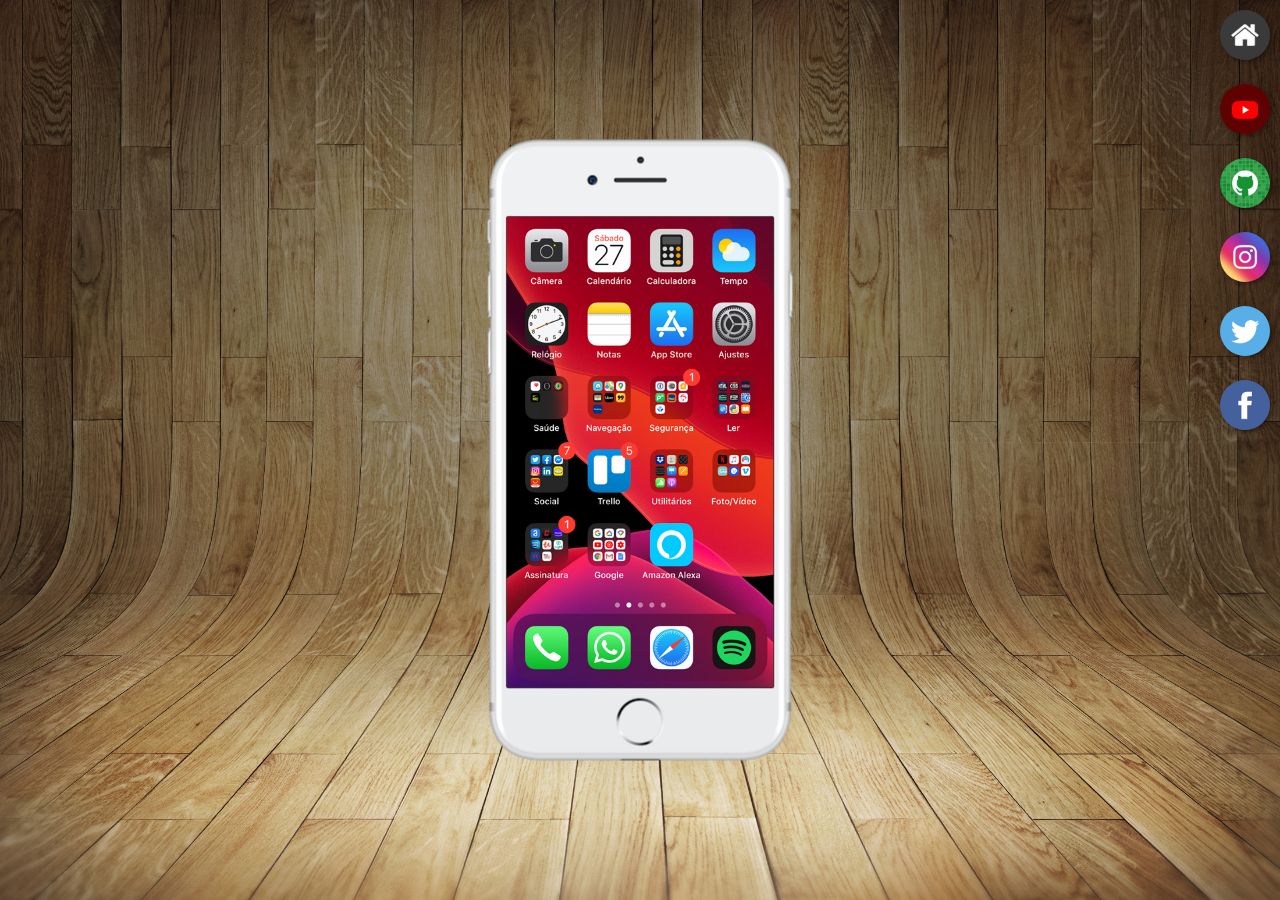
<file: index.html>
<!DOCTYPE html>
<html lang="pt-br">
<head>
    <meta charset="UTF-8">
    <meta name="viewport" content="width=device-width, initial-scale=1.0">
    <title>Projeto Redes Socias</title>
    <link rel="shortcut icon" href="favicon.ico" type="image/x-icon">
    <link rel="stylesheet" href="estilos/style.css">
</head>
<body>
    <main>
     
        <section id="telefone">
            <iframe src="home.html" name="tela" id="tela" frameborder="0">Seu Navegador não é compátivel com isso ...</iframe>
        </section>
    
        <section id="redes-sociais">
            <a href="home.html" target="tela"><img src="imagens/logo-home.jpg" alt=""></a><br>
            <a href="youtube.html" target="tela"><img src="imagens/logo-youtube.jpg" alt=""></a><br>
            <a href="github.html" target="tela"><img src="imagens/logo-github.jpg" alt=""></a><br>
            <a href="instagram.html" target="tela"><img src="imagens/logo-instagram.jpg" alt=""></a><br>
            <a href="twiter.html" target="tela"><img src="imagens/logo-twitter.jpg" alt=""></a><br>
            <a href="facebook.html" target="tela"><img src="imagens/logo-facebook.jpg" alt=""></a>
         
            
        </section>
    </main>
    
</body>
</html>
</file>
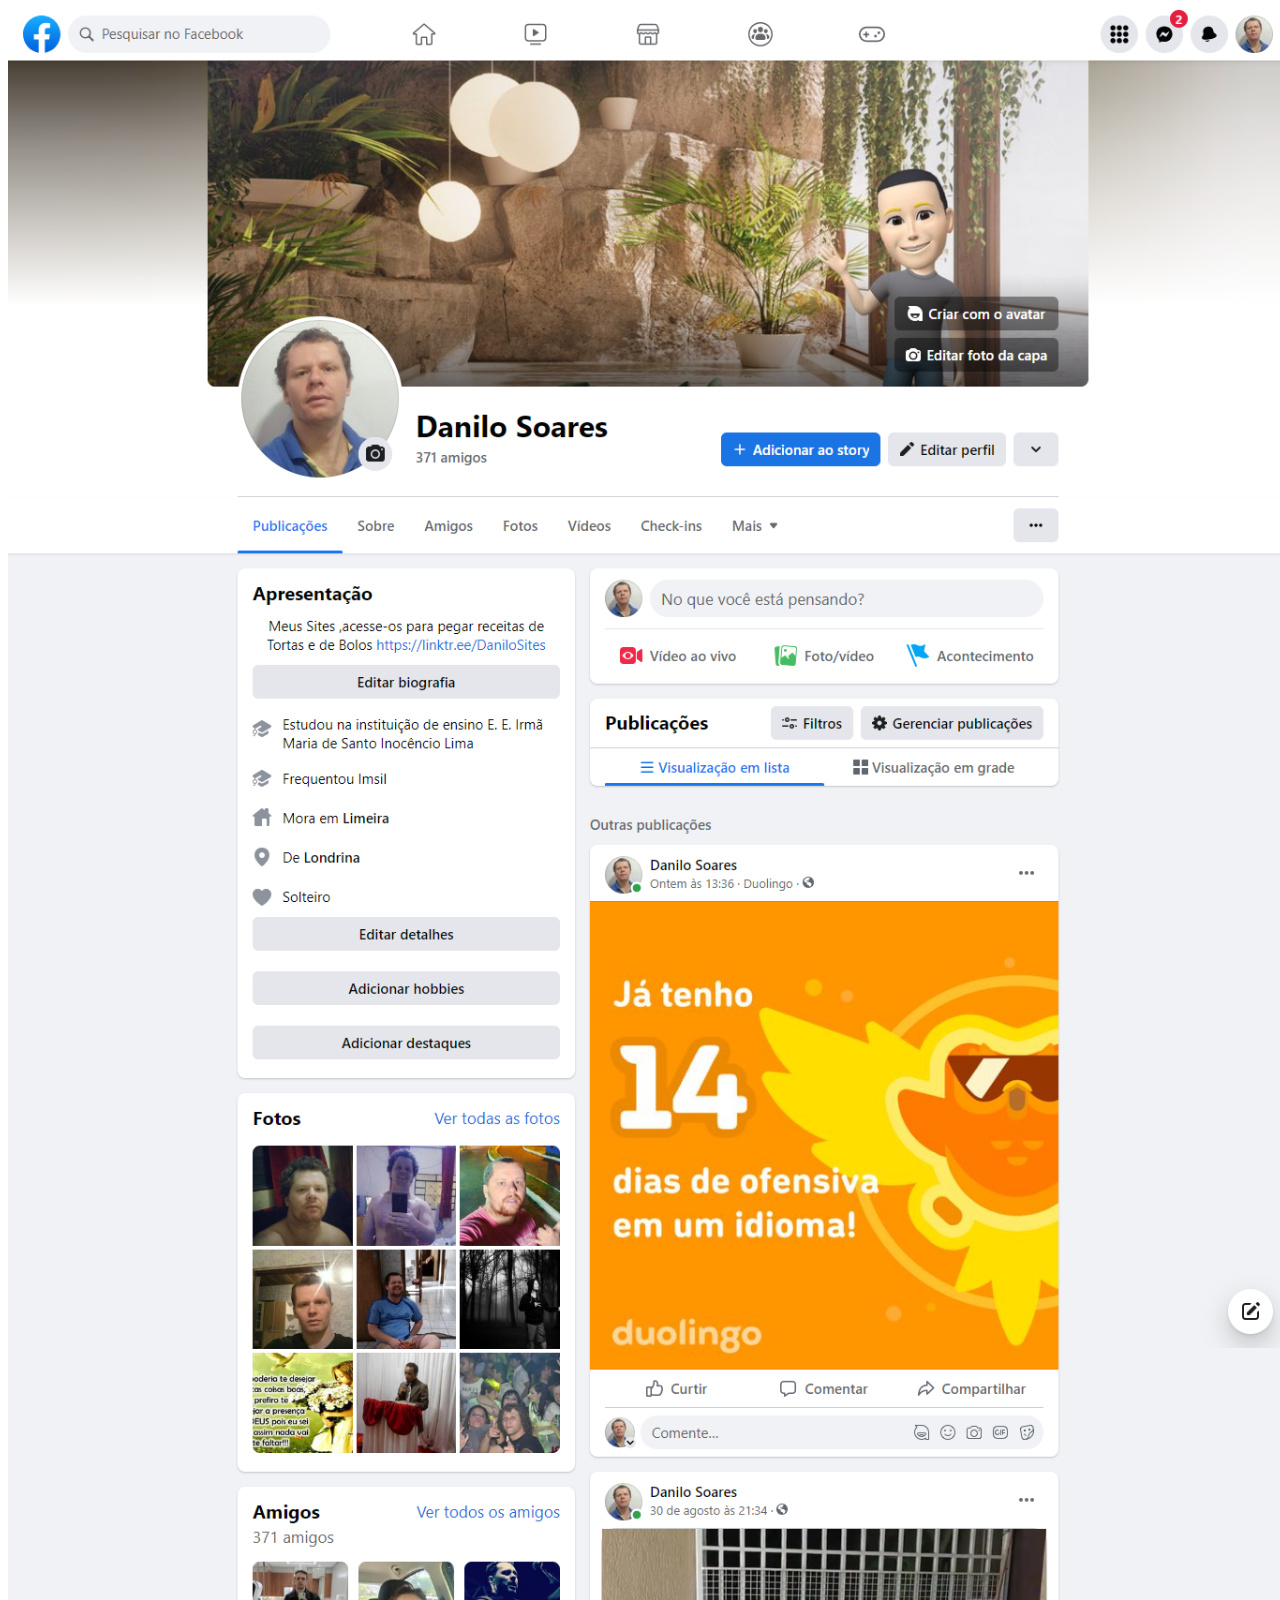
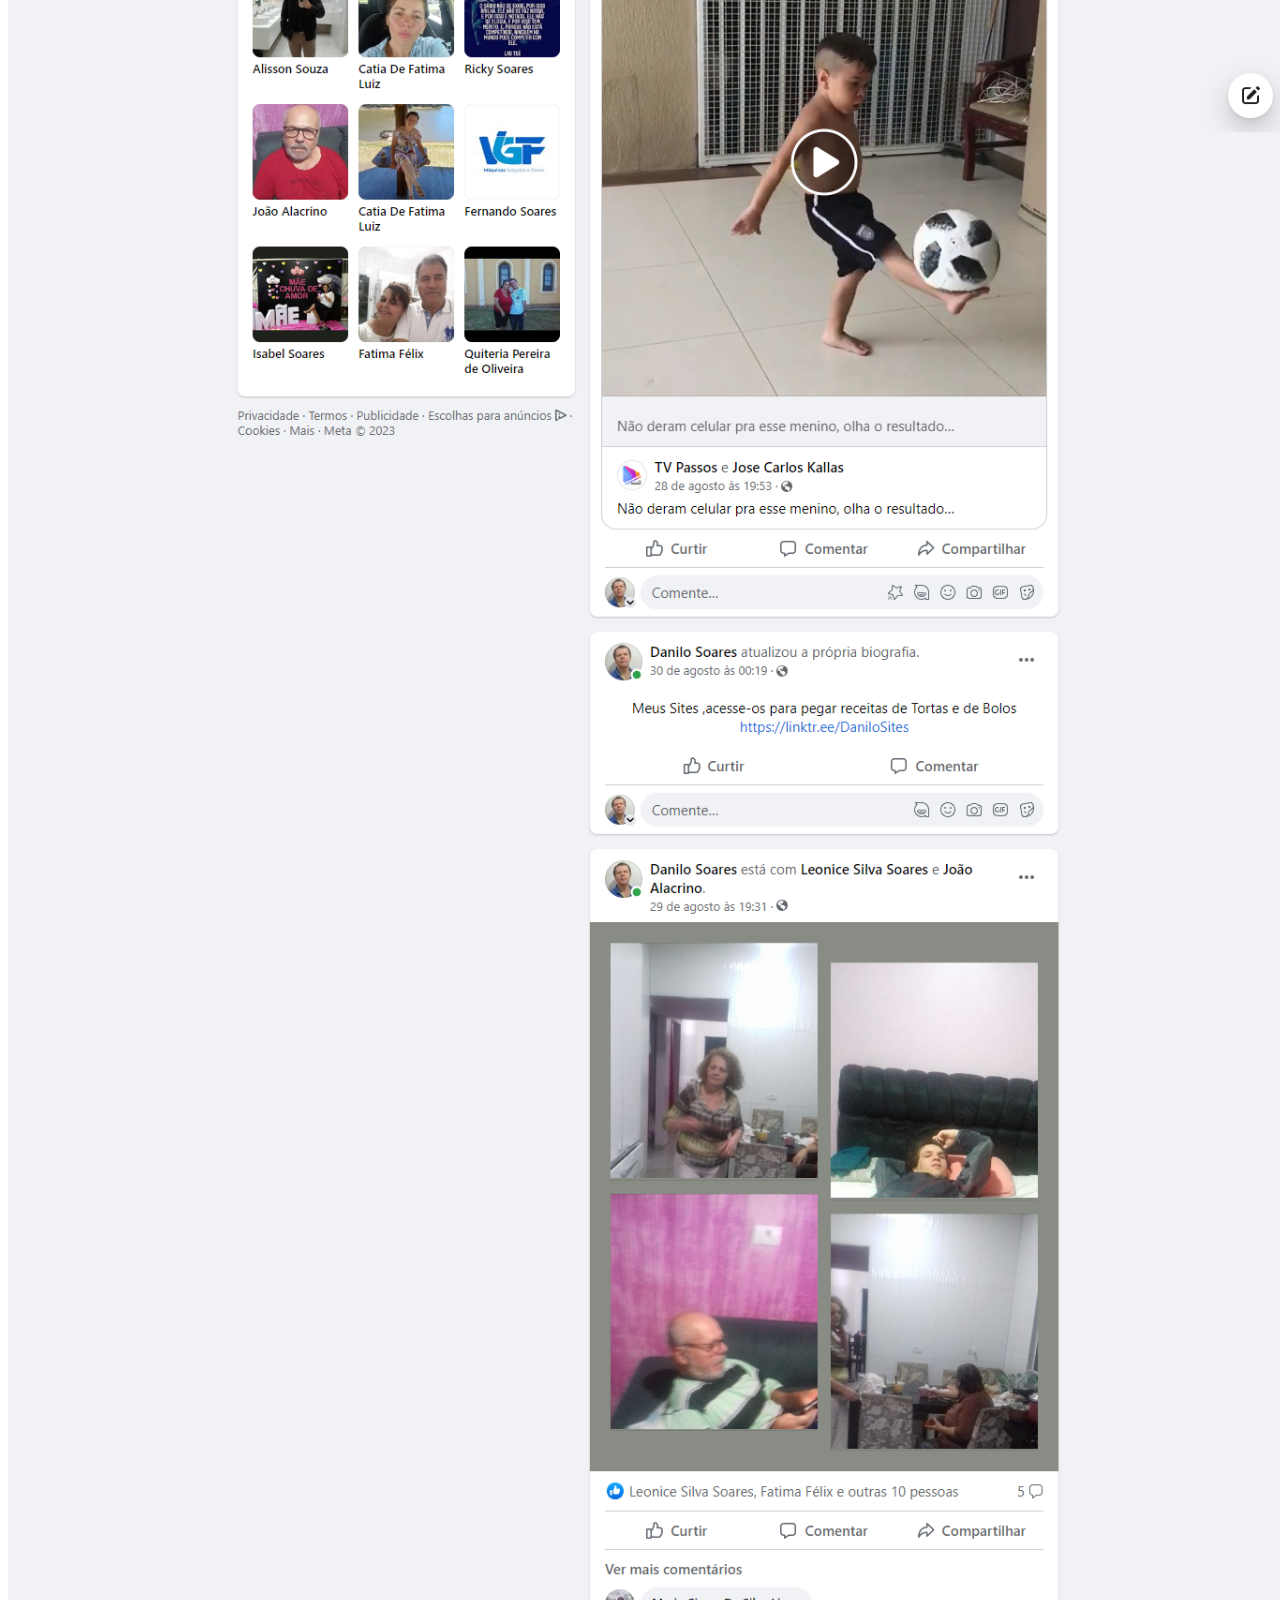
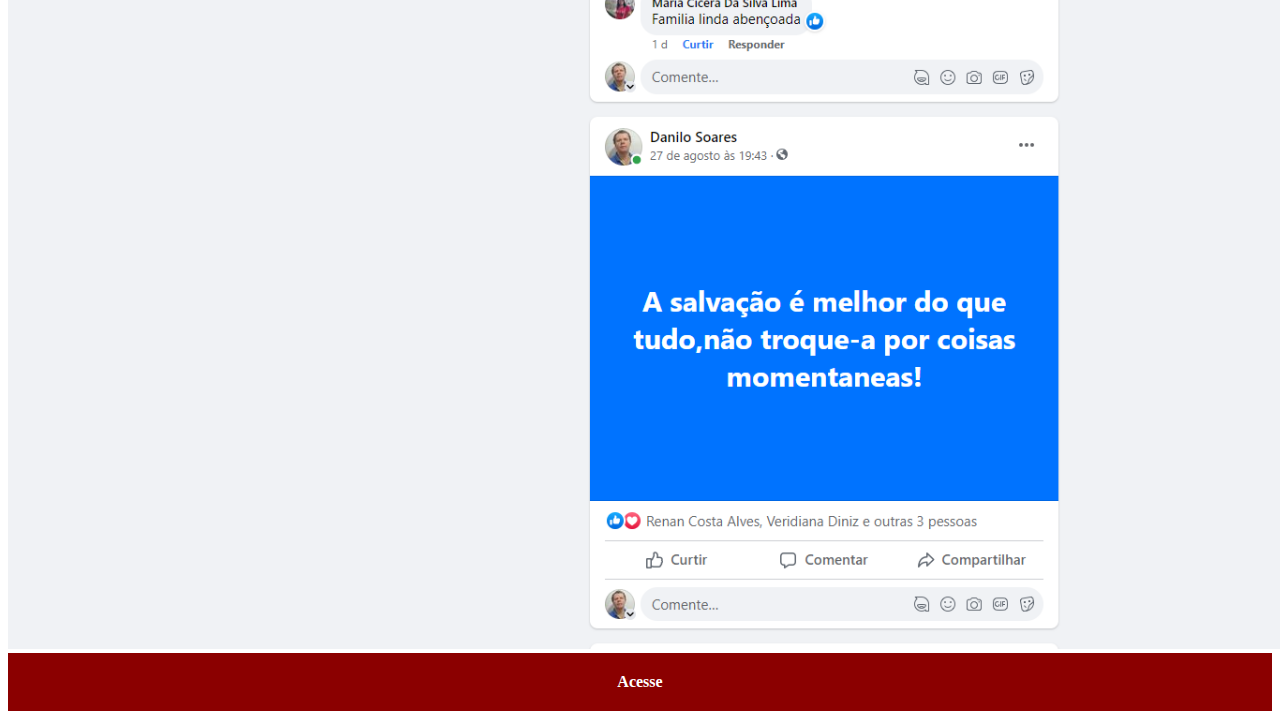
<file: facebook.html>
<!DOCTYPE html>
<html lang="pt-br">
<head>
    <meta charset="UTF-8">
    <meta name="viewport" content="width=device-width, initial-scale=1.0">
    <title>Facebook</title>
    <link rel="stylesheet" href="estilos/social.css">
</head>
<body>
    <img src="imagens/ImgFacebook.png" alt="">
    <a href="https://www.instagram.com/danilllo.s/">Acesse</a>
    
</body>
</html>
</file>
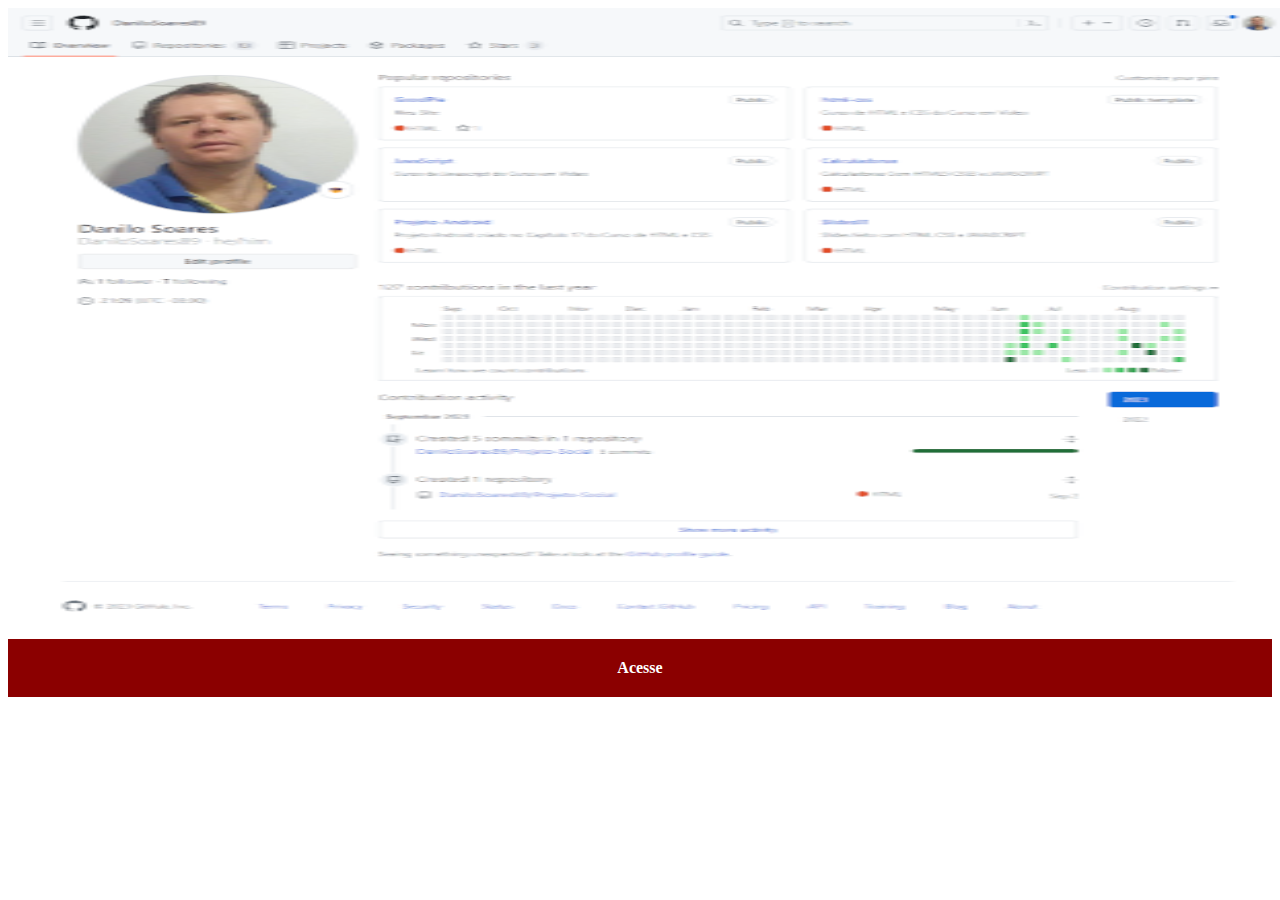
<file: github.html>
<!DOCTYPE html>
<html lang="pt-br">
<head>
    <meta charset="UTF-8">
    <meta name="viewport" content="width=device-width, initial-scale=1.0">
    <title>GitHub</title>
    <link rel="stylesheet" href="estilos/social.css">
</head>
<body>
    <img id="logo"src="imagens/ImgGithub.png" alt="GitHub">
    <a href="https://github.com/DaniloSoares89" target="_blanck">Acesse</a>
    
</body>
</html>
</file>
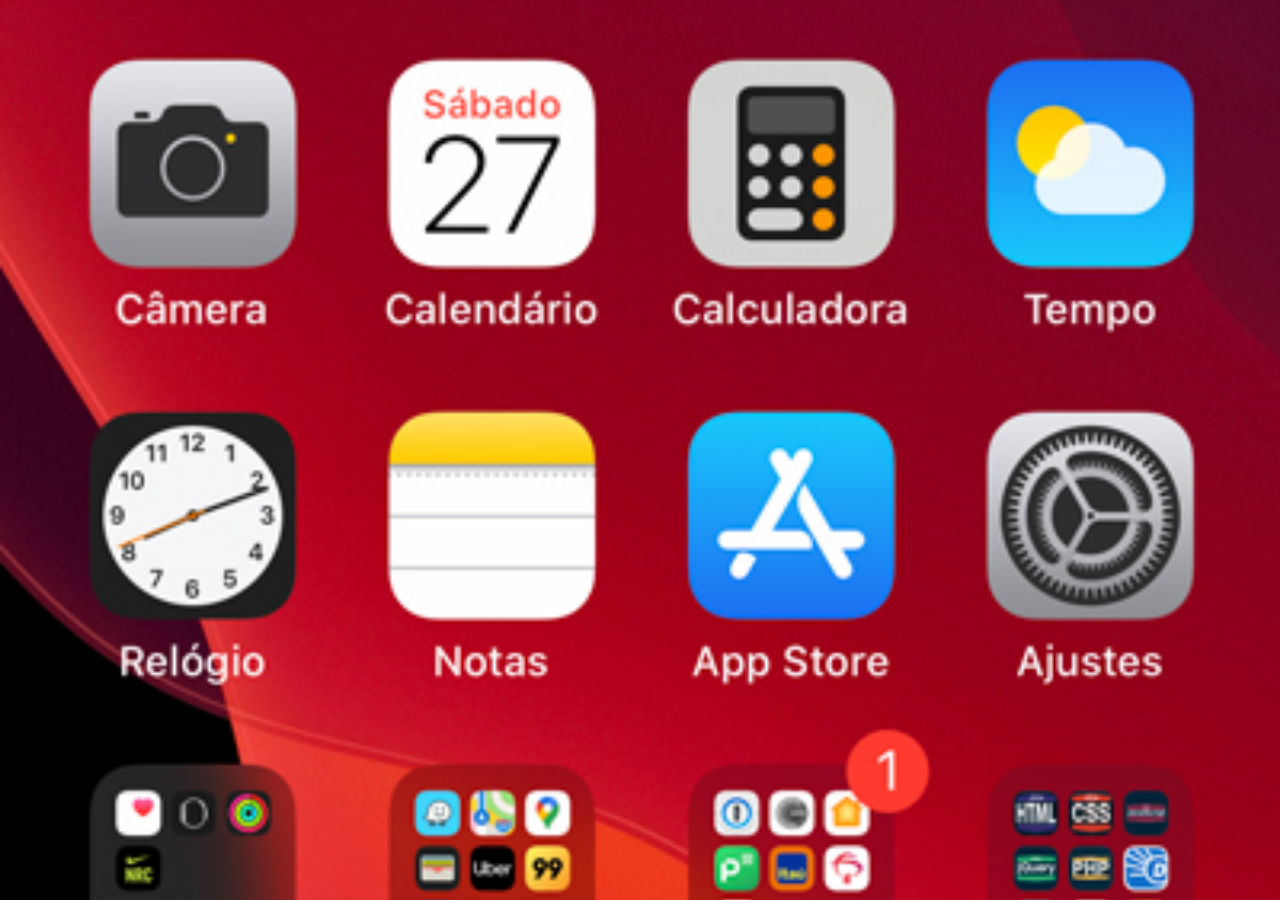
<file: home.html>
<!DOCTYPE html>
<html lang="en">
<head>
    <meta charset="UTF-8">
    <meta name="viewport" content="width=device-width, initial-scale=1.0">
    <title>Document</title>
    <style>
        *{
            margin: 0px;
            padding:0px;
        }
        body{
            width:100vw;
            height:100vh;
            background: black url(imagens/tela-home.jpg) no-repeat top center;
            background-size: cover;
        }
    </style>
</head>
<body>
    
</body>
</html>
</file>
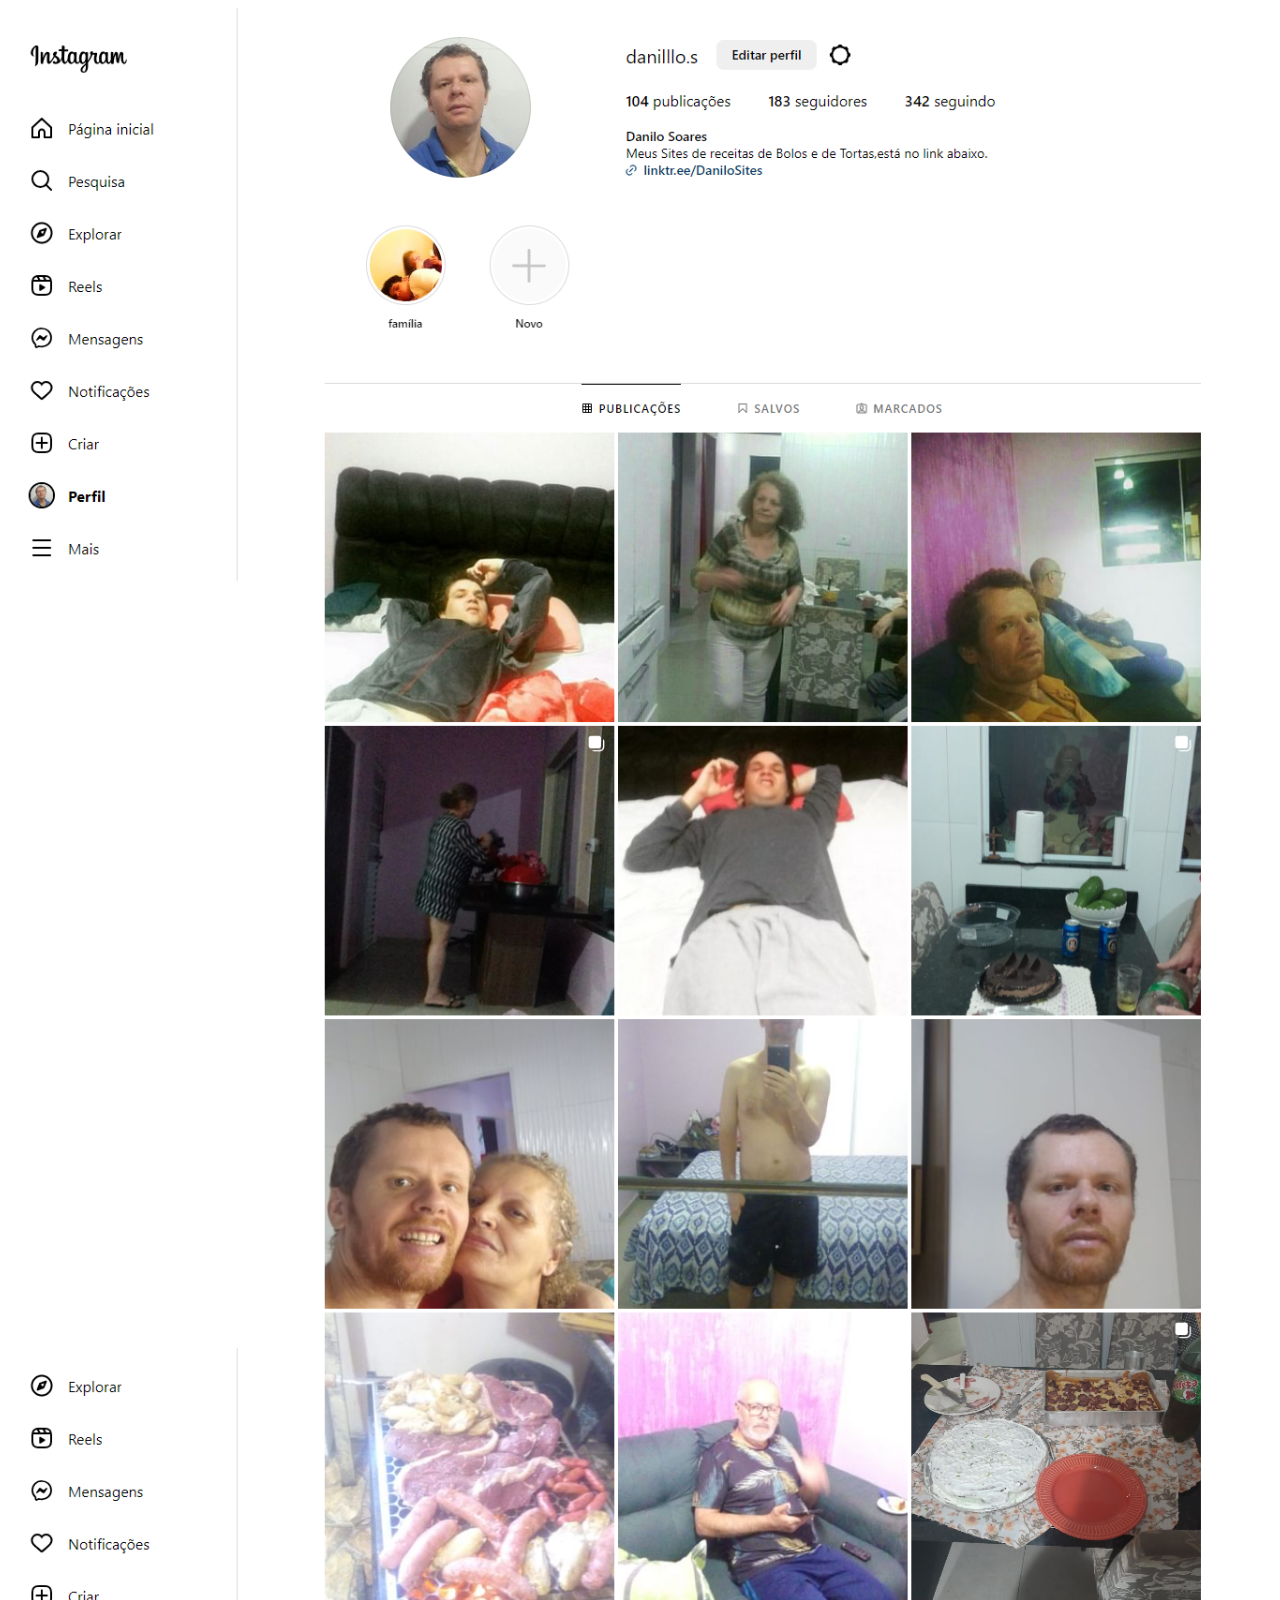
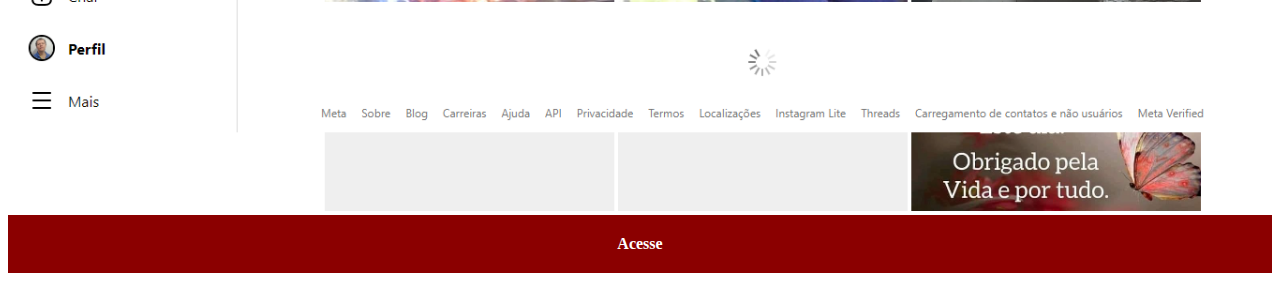
<file: instagram.html>
<!DOCTYPE html>
<html lang="en">
<head>
    <meta charset="UTF-8">
    <meta name="viewport" content="width=device-width, initial-scale=1.0">
    <title>Instagram</title>
    <link rel="stylesheet" href="estilos/social.css">
</head>
<body>
    <img src="imagens/ImgInstagram.png">
    <a href="https://www.instagram.com/danilllo.s/" target="_blanck">Acesse</a>
    
</body>
</html>
</file>
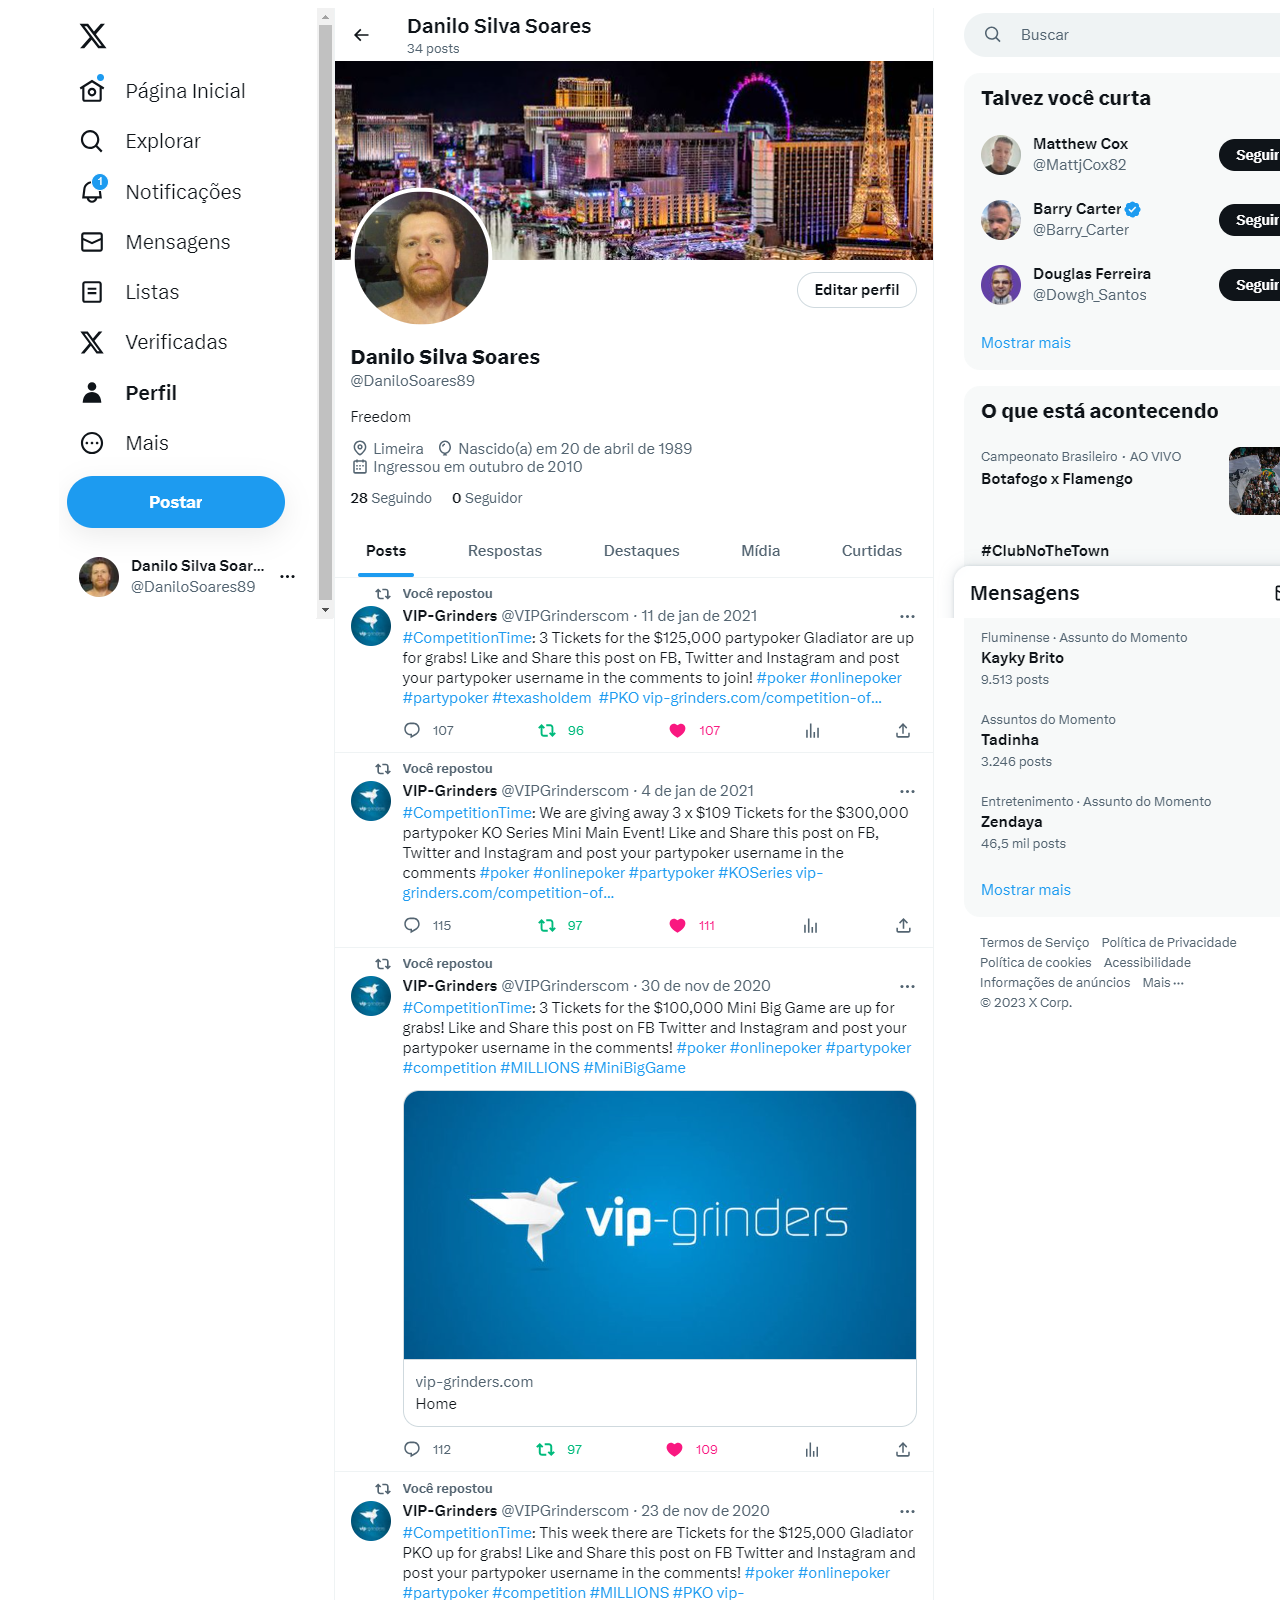
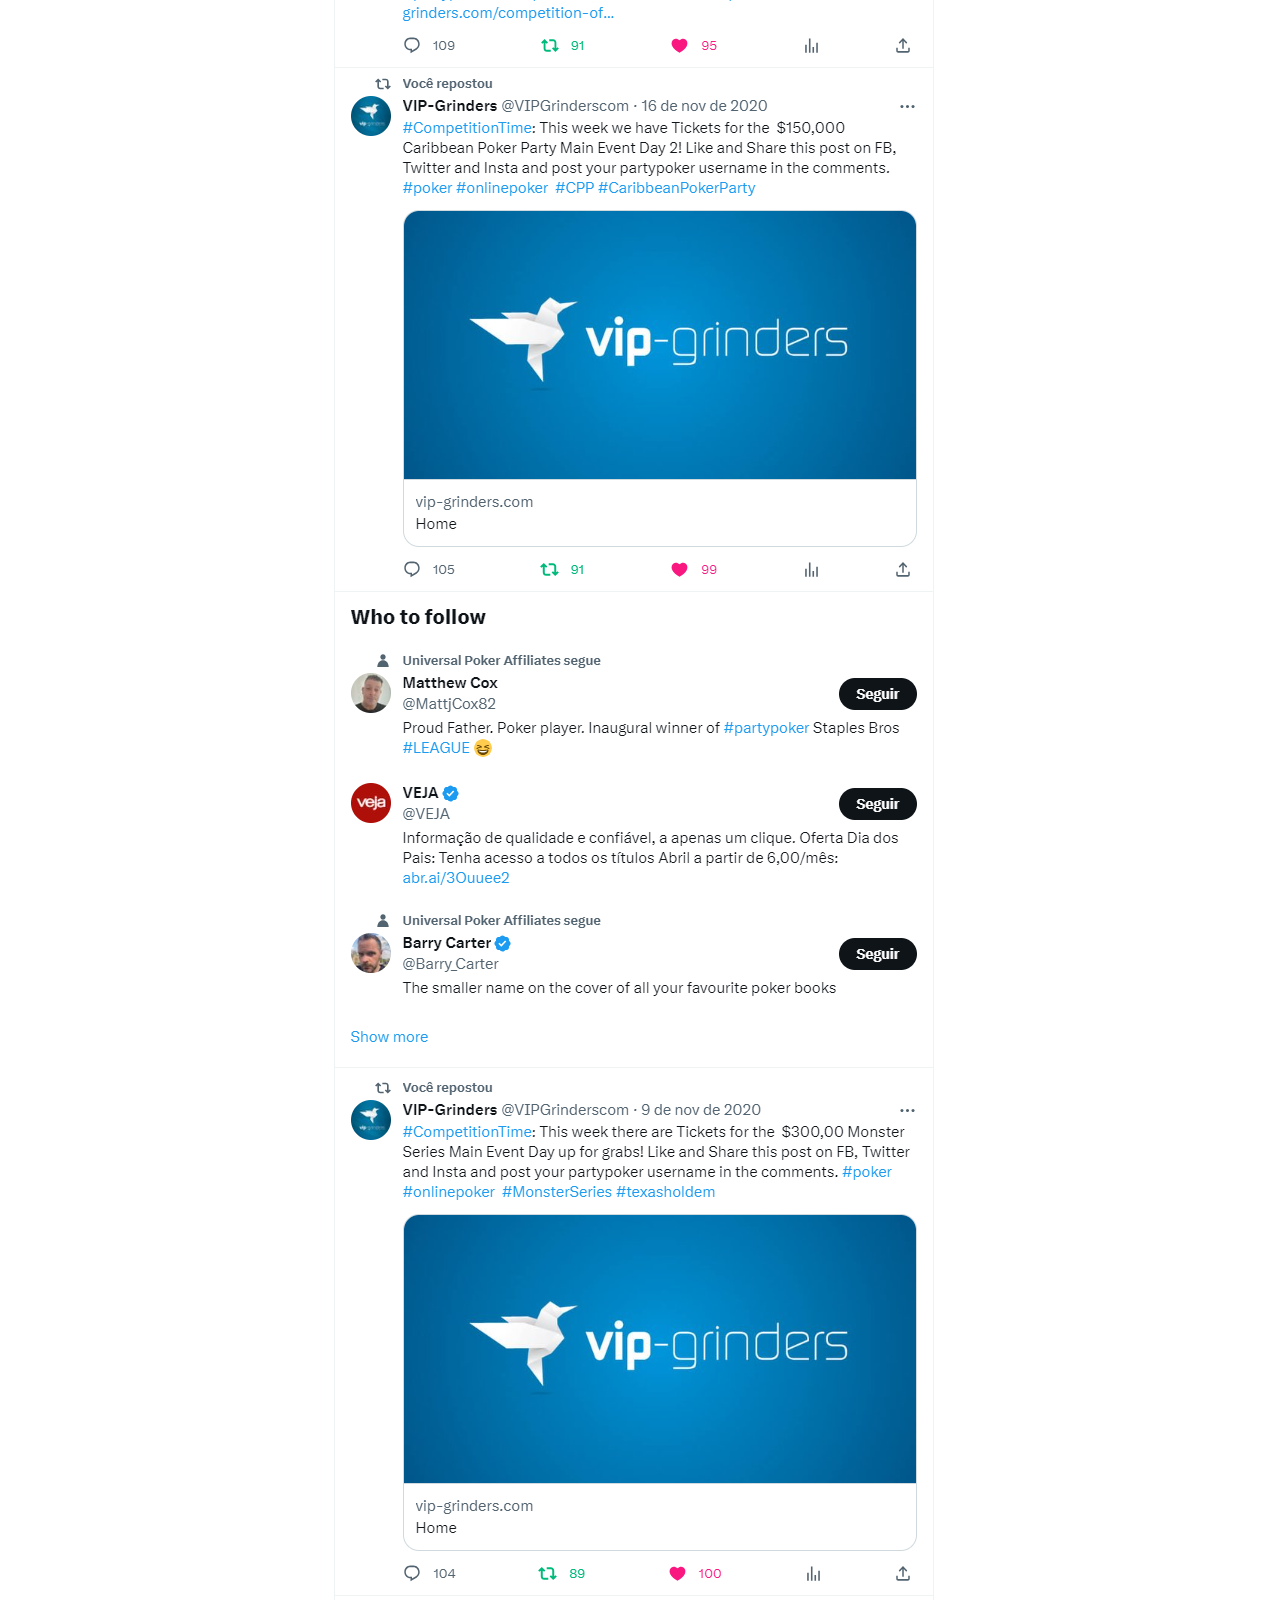
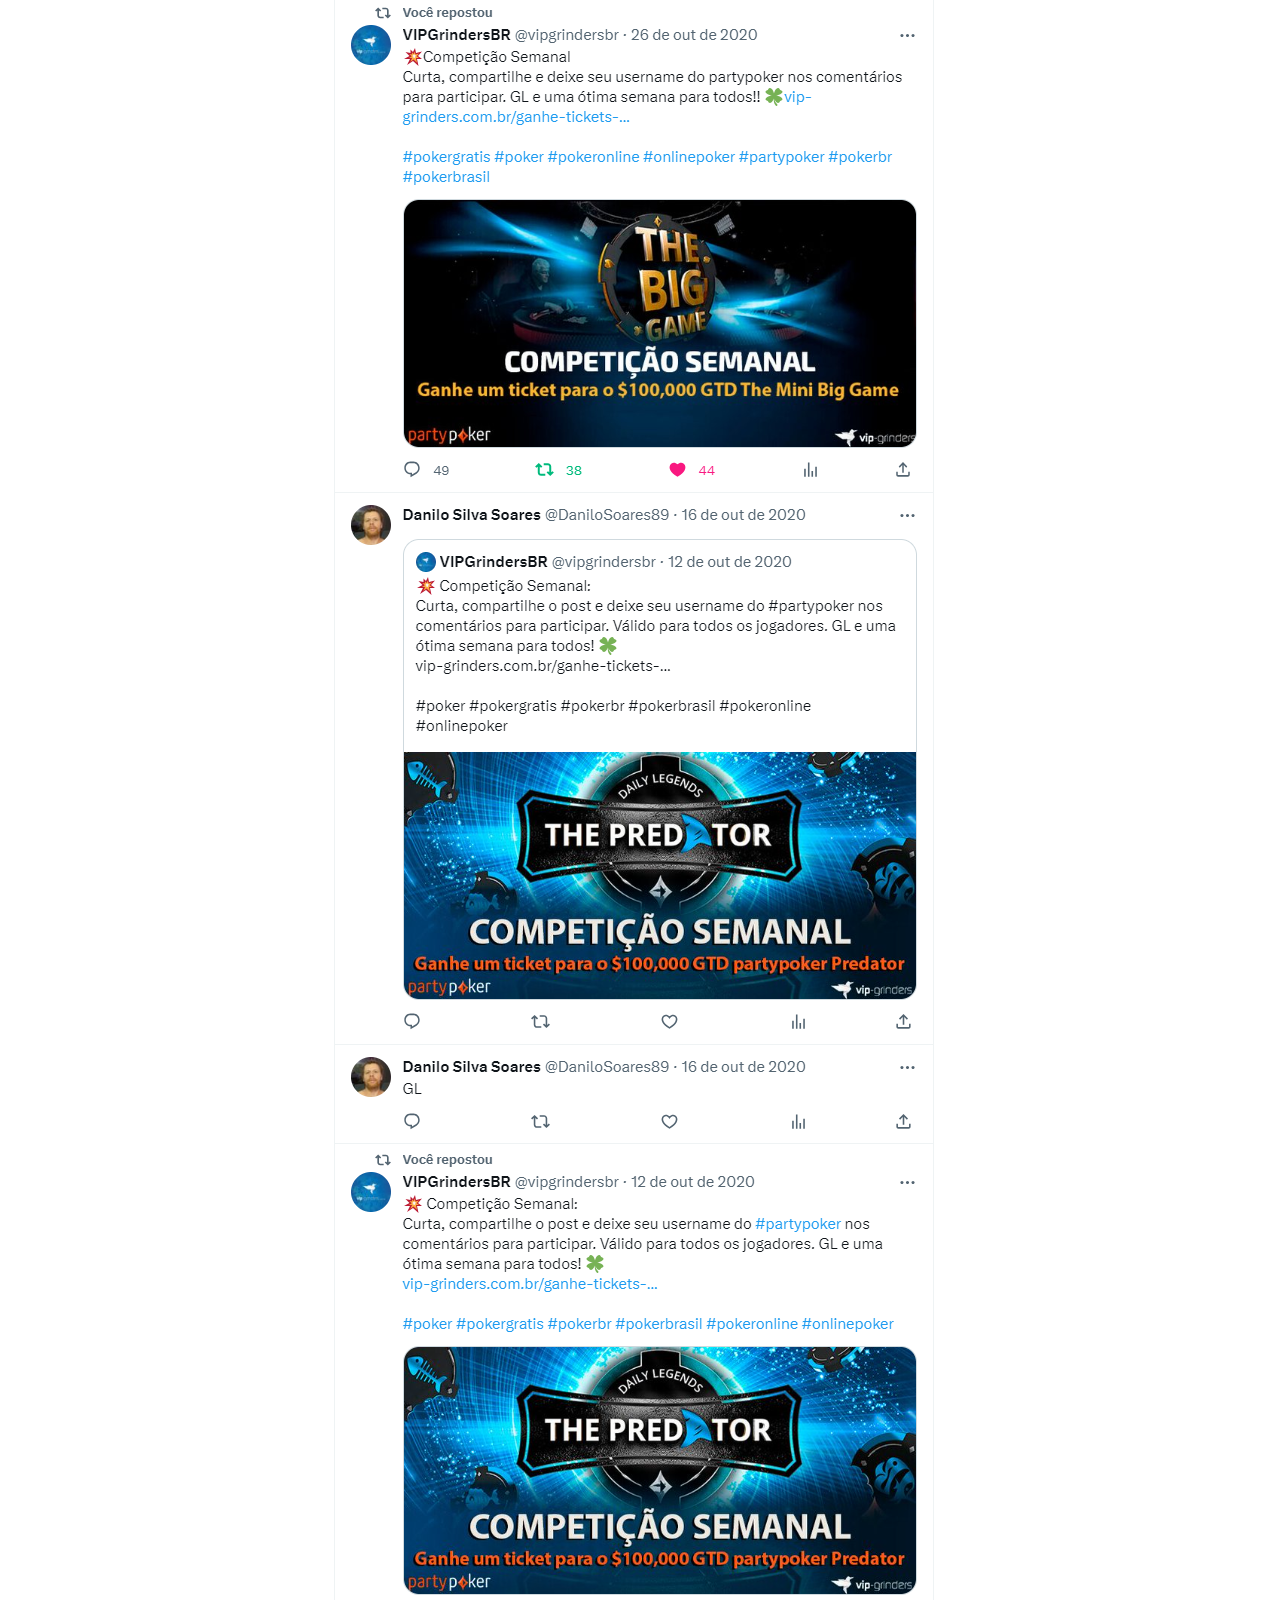
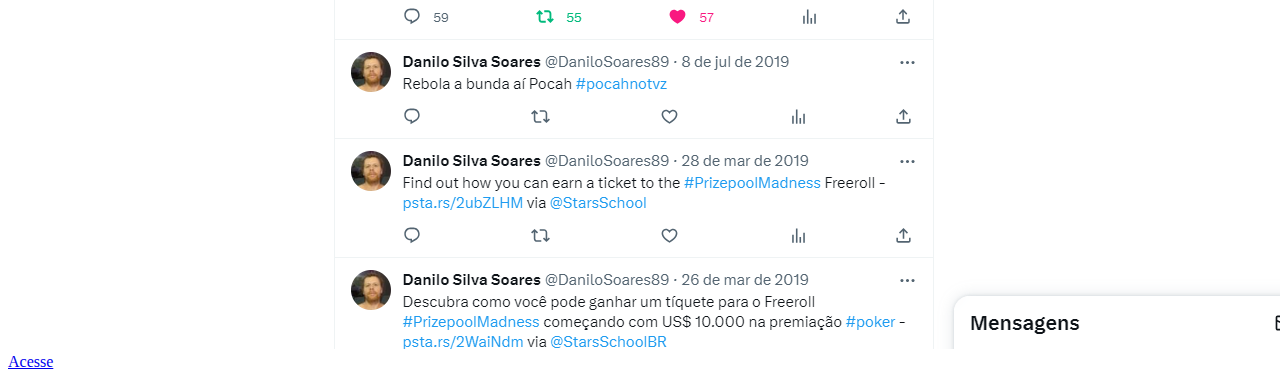
<file: twiter.html>
<!DOCTYPE html>
<html lang="pt-br">
<head>
    <meta charset="UTF-8">
    <meta name="viewport" content="width=device-width, initial-scale=1.0">
    <title>Twiter</title>
</head>
<body>
    <img src="imagens/ImgTwiter.png" alt="imagemDoTwiter">
    <a href="https://twitter.com/DaniloSoares89">Acesse</a>
    
</body>
</html>
</file>
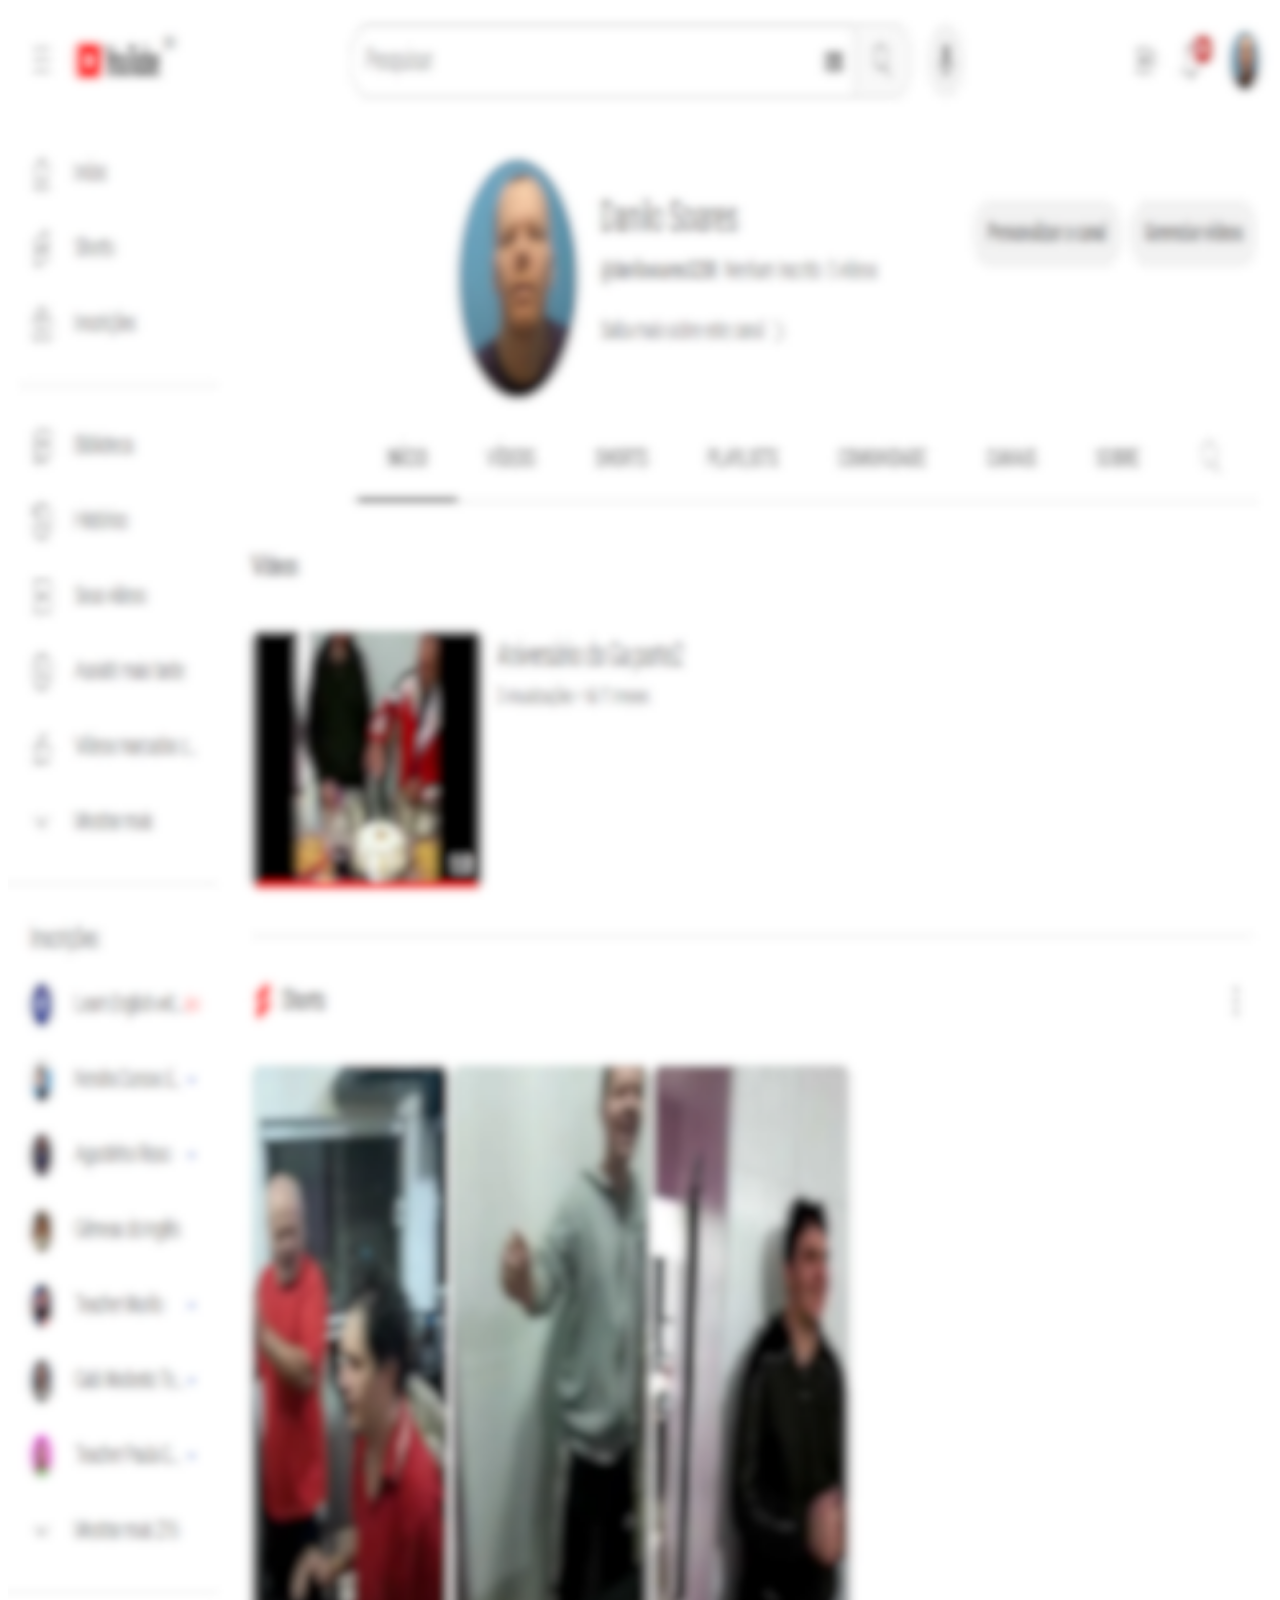
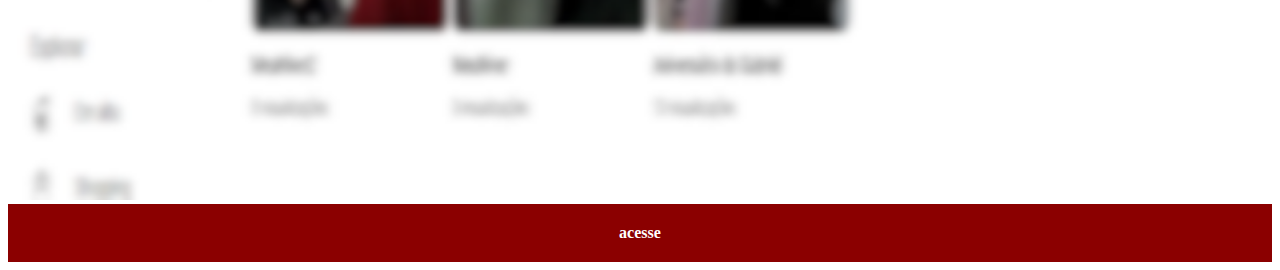
<file: youtube.html>
<!DOCTYPE html>
<html lang="en">
<head>
    <meta charset="UTF-8">
    <meta name="viewport" content="width=device-width, initial-scale=1.0">
    <title>YouTube</title>
    <link rel="stylesheet" href="estilos/social.css">
</head>
<body>
    <img src="imagens/ImgYoutube.png">
    <a href="https://www.youtube.com/@danilosoares3208/featured" target="_black">acesse</a>
    
</body>
</html>
</file>
<file: estilos/style.css>
@charset "UTF-8";
*{
    margin:0px;
    padding:0px;
    font-family: Arial, Helvetica, sans-serif;
}
html, body{
    height: 100vh;
    width: 100vw;
    background-color:black;
}
body{
    background:url(../imagens/fundo-madeira.jpg)no-repeat;
    background-size: cover;
    background-attachment: fixed;
}

main{
    position:relative;
    height: 100vh;
    
    
}
section#telefone{
    position:absolute;
   width:311px;
   height: 627px;
    left: 50%;
    top: 50%;
    transform: translate(-50%, -50%);
    background: url('../imagens/frame-iphone.png') no-repeat;
  
 
}
iframe#tela{
    position:relative;
    left:22px;
    top:80px;
    height:471px;
    width:267px;
}
section#redes-sociais{
    text-align:right;
}
section#redes-sociais img{
    width:50px;
    margin:10px;
    border-radius:50%;
    box-shadow: 2px 2px 5px rgba(0, 0,0,0.400);
    box-sizing: border-box;
}
section#redes-sociais img:hover{
    border:2px solid rgba(255, 255, 255,0.600);
    transform:translate(-3px,-3px);
    box-shadow: 5px 5px 10px rgba(0,0,0,0.623);
    transition:transform 0.3s,border 1s;
}
</file>
<file: estilos/social.css>
@charset "UTF-8"
*{
    margin:0px;
    padding:0px;
    font-family:Arial, Helvetica, sans-serif
    }
    ::-webkit-scrollbar{
        width:0px;
        height:0px;
    }
    img{
        width:100vw;

    }
    #logo{
        height:627px;
    }
    a{
        display:block;
        background-color: darkred;
        padding:20px;
        text-align: center;
        font-weight: bolder;
        color:white;
        text-decoration: none;
        text-align:center;

    }
    a:hover{
        background-color:red;
    }
</file>
